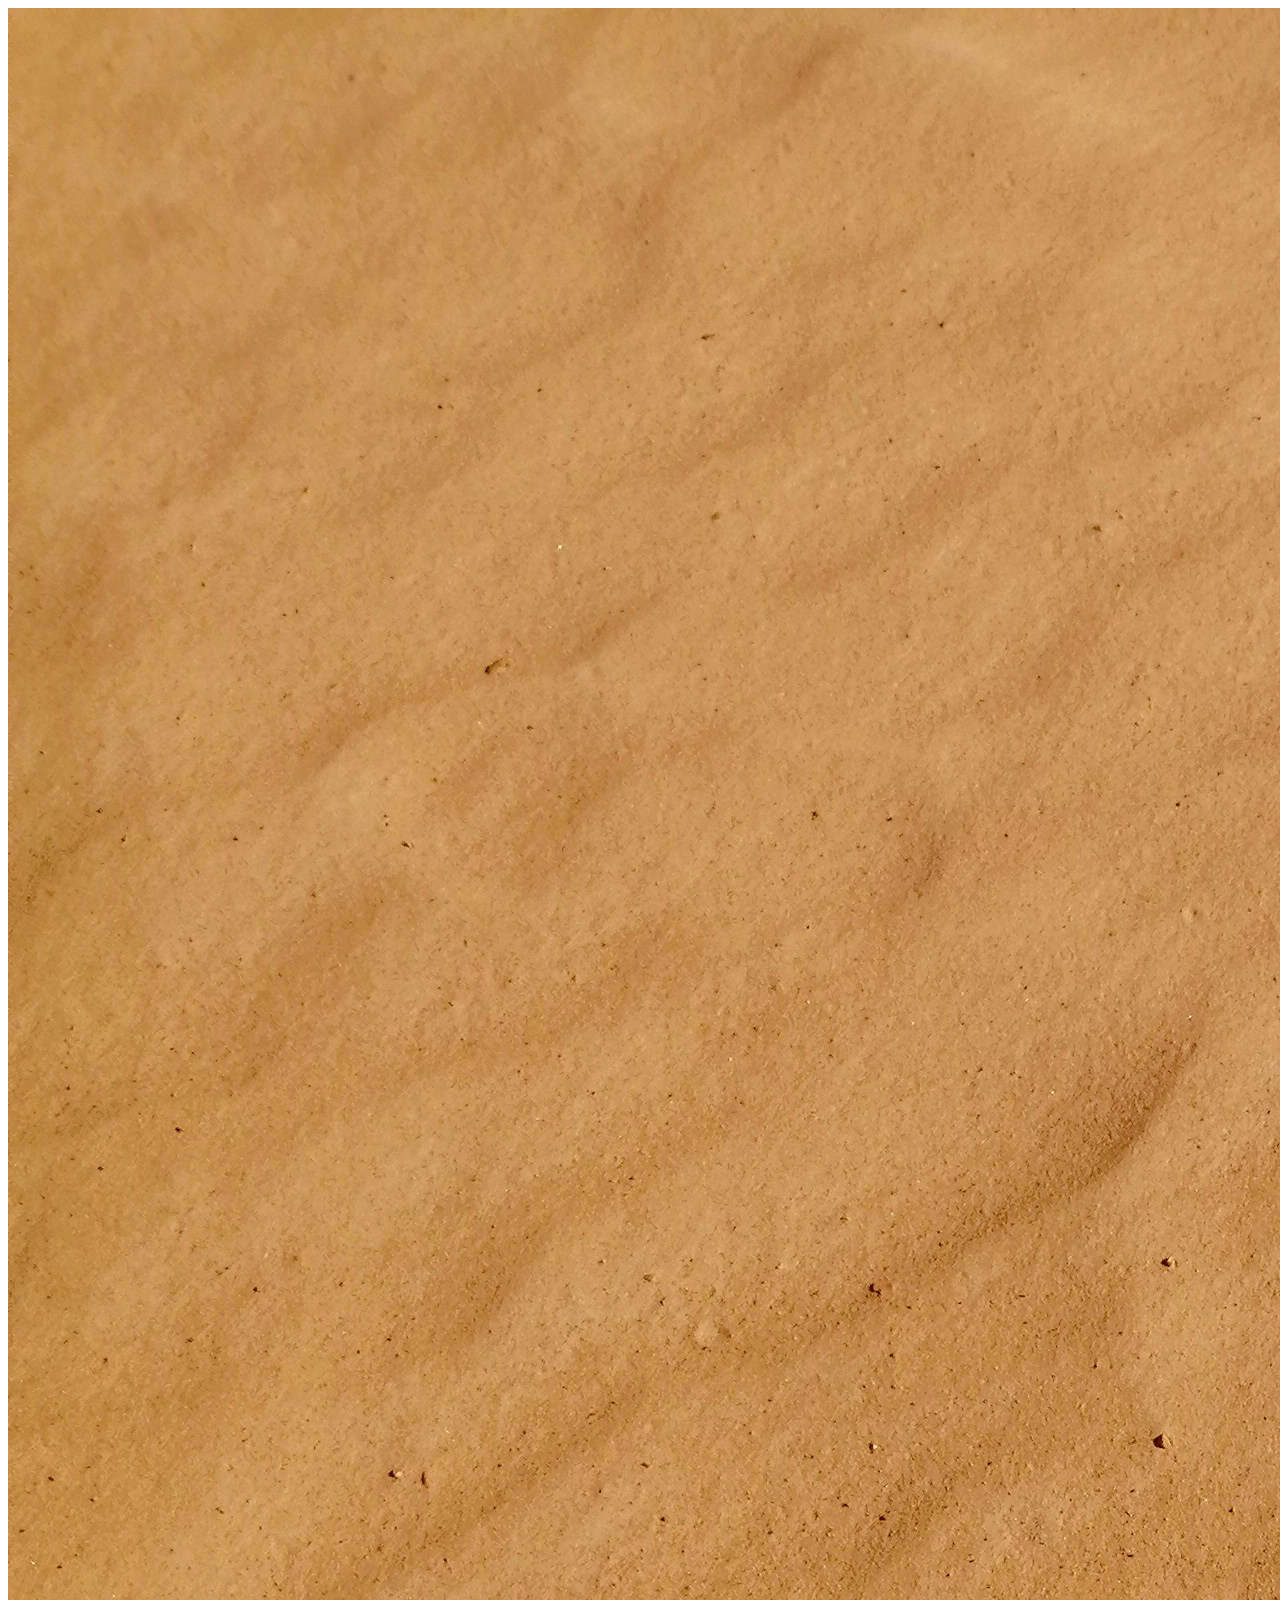
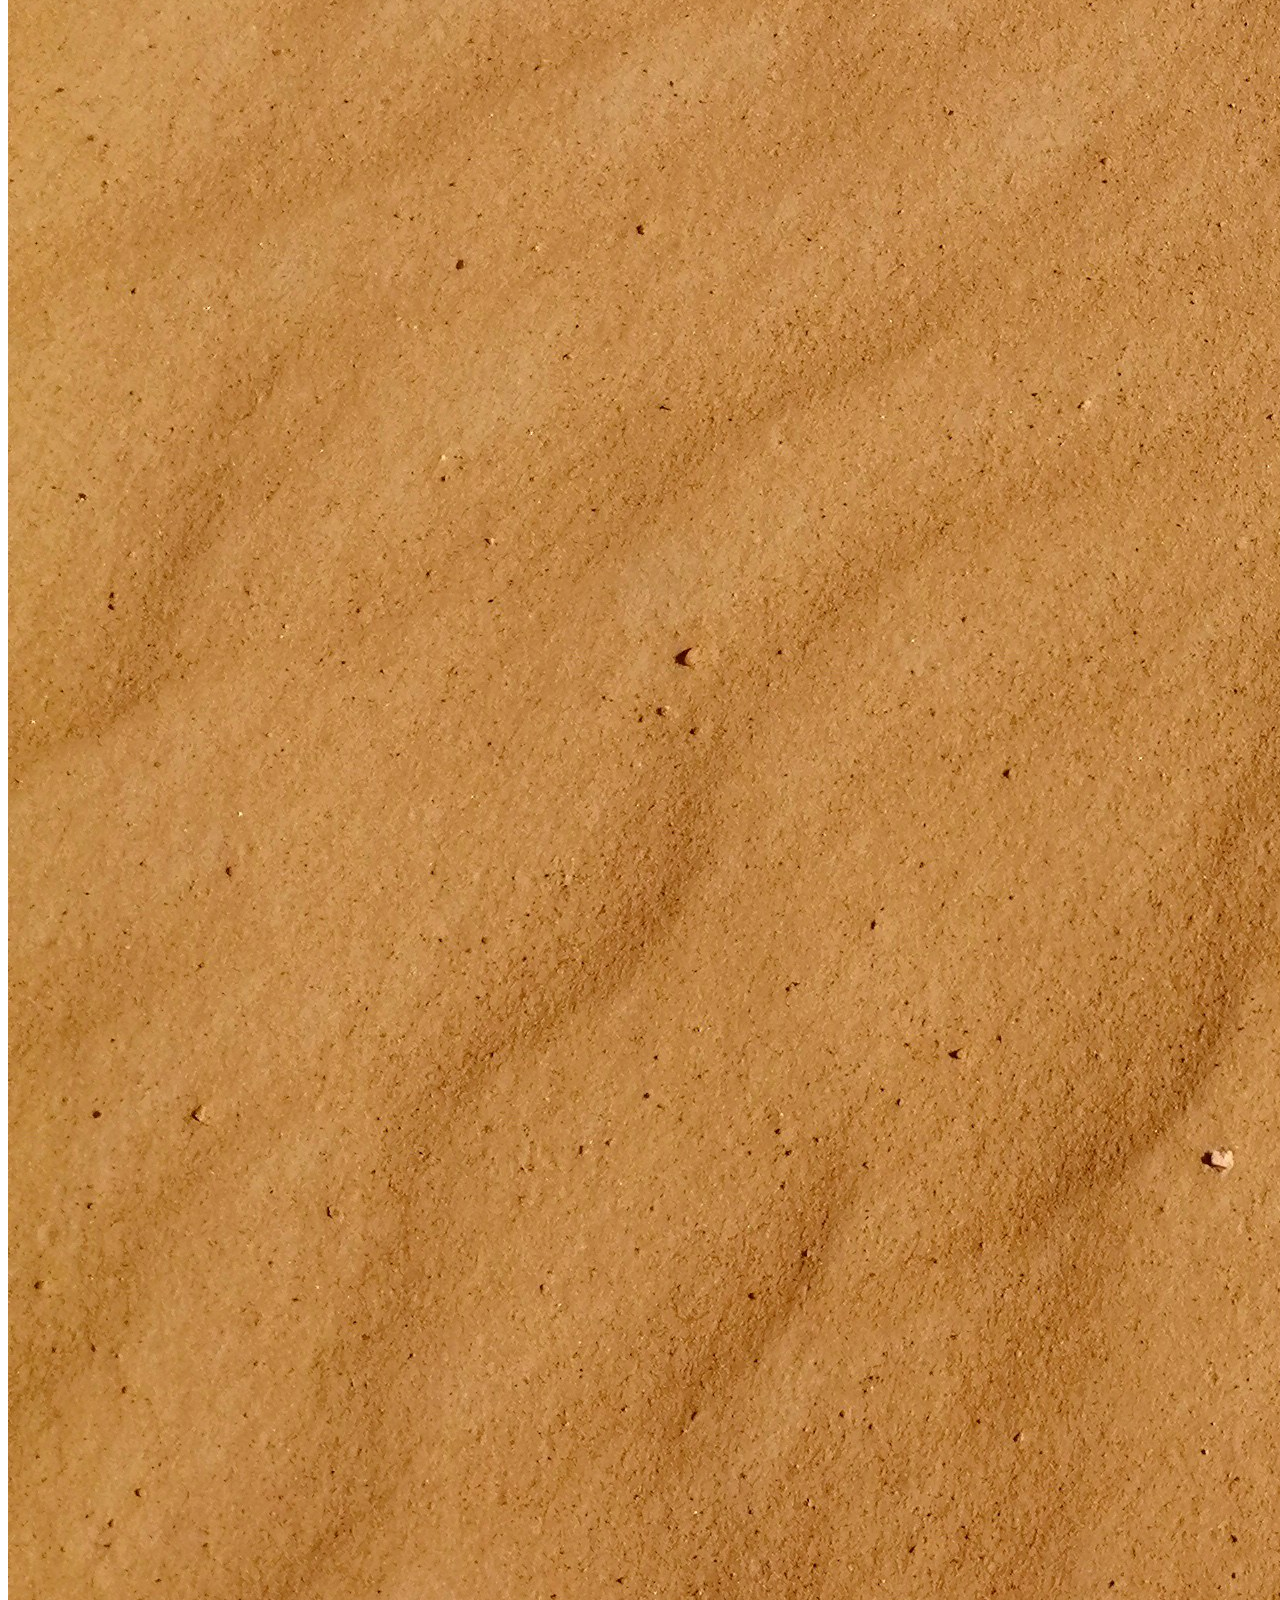
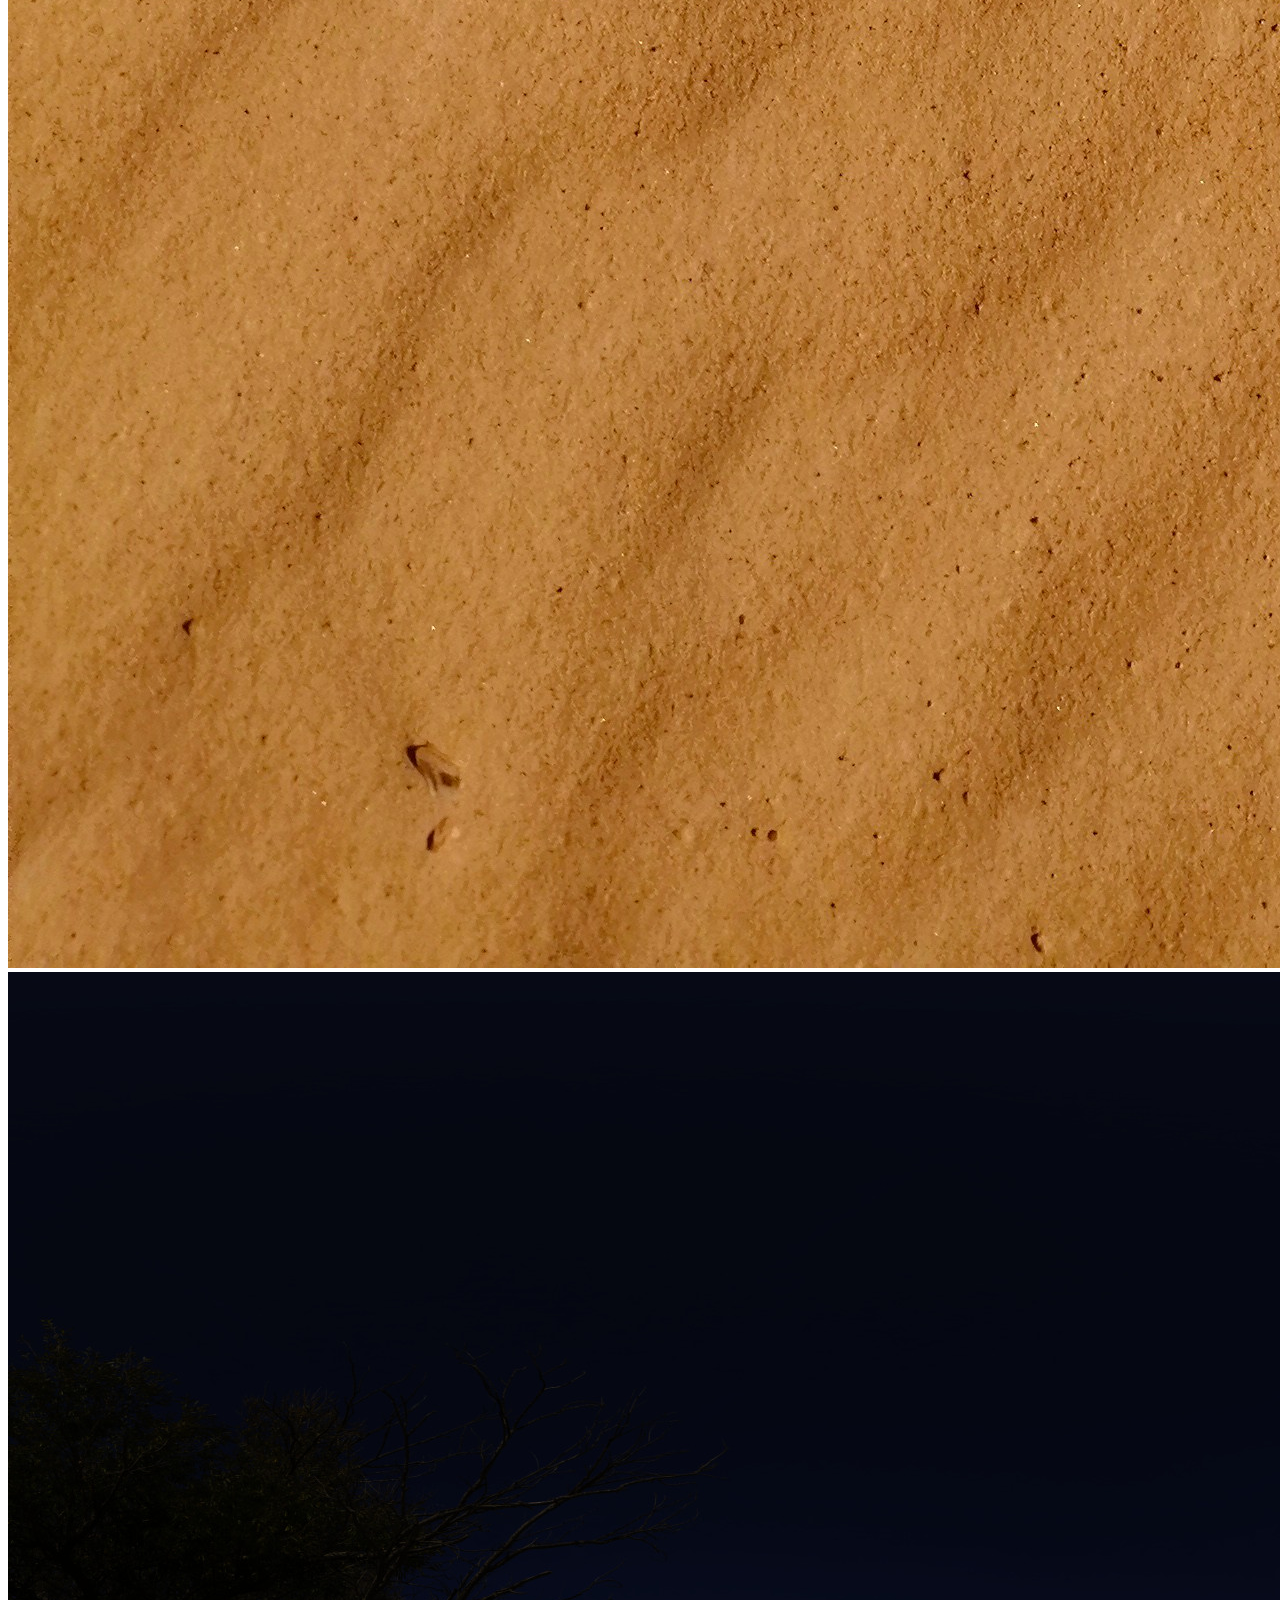
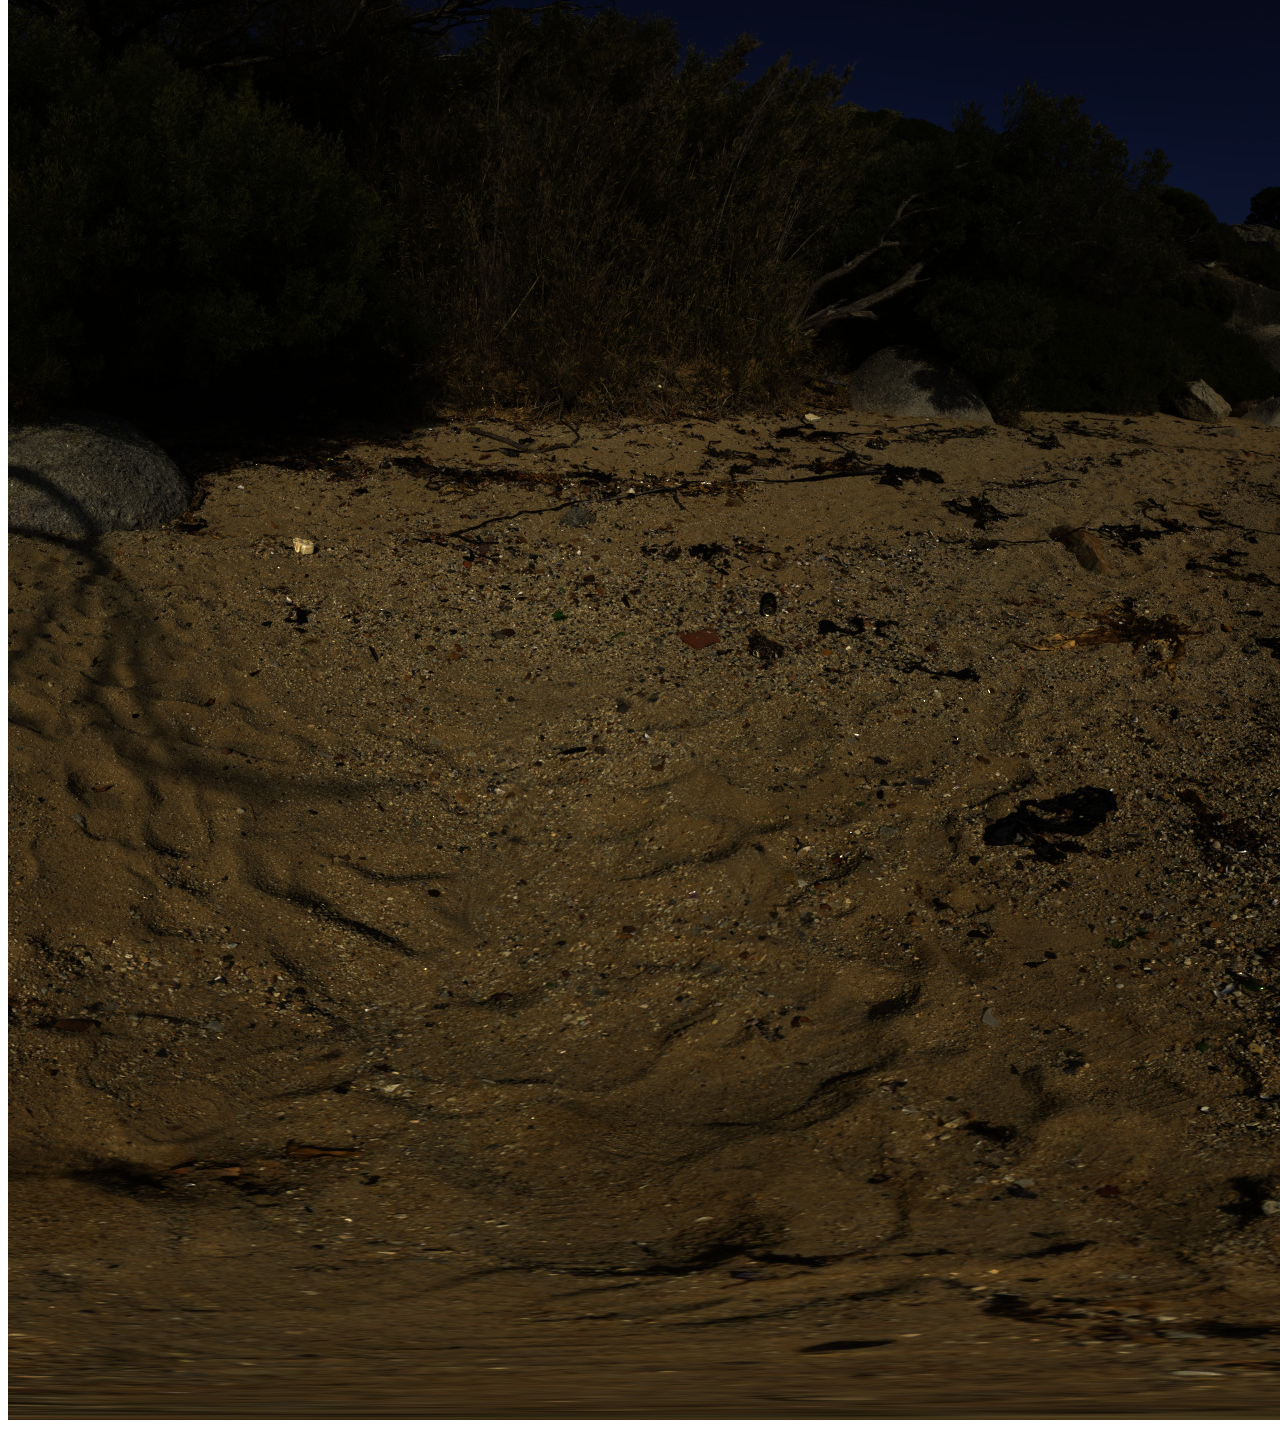
<file: ImageLab10/index.html>
<!DOCTYPE html>
<html>
  <head>
    <script src="https://aframe.io/releases/1.7.1/aframe.min.js"> </script>
  </head>
  <body>
    <a-scene>
      <a-assets>
<img id="sand" src="assets/sand.jpg">
<img id="sky360" src="assets/secluded_beach_4k.jpg">
      </a-assets>

      <a-sky src="#sky360"></a-sky>
      <a-plane src="#sand" position="0 0 0" rotation="-90 0 0" width="30" height="30" color="#f4d03f"></a-plane>

      <a-cylinder color="yellow" position="0 0.5 -2" radius="0.3" height="1"></a-cylinder>
      <a-cone color="#c2a05a" position="-1 0.4 -2" radius-bottom="0.4" radius-top="0" height="0.8"></a-cone>
      <a-sphere color="red" position="1 0.4 -2" radius="0.4"></a-sphere>

    </a-scene>
  </body>
</html>
<!-- For Project 3, I plan to make a dark evil world in VR about dark scary things -->
</file>
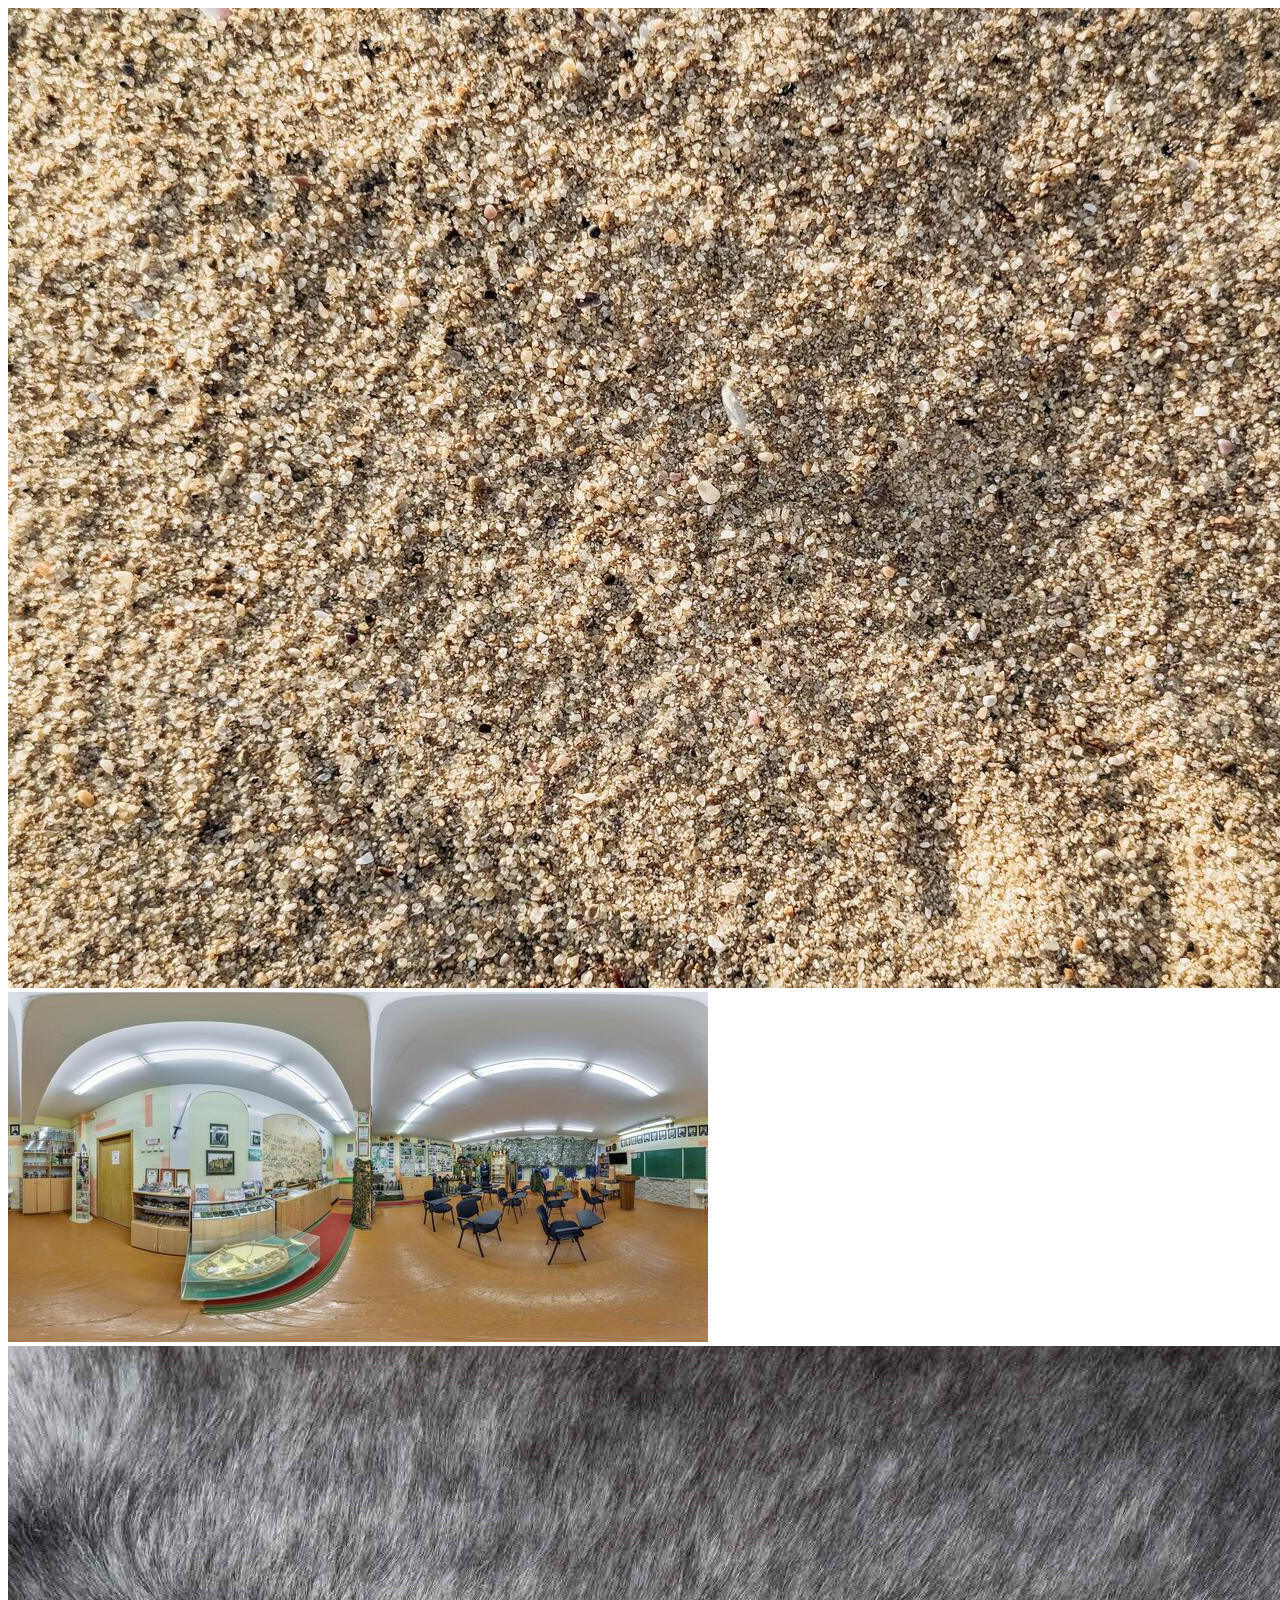
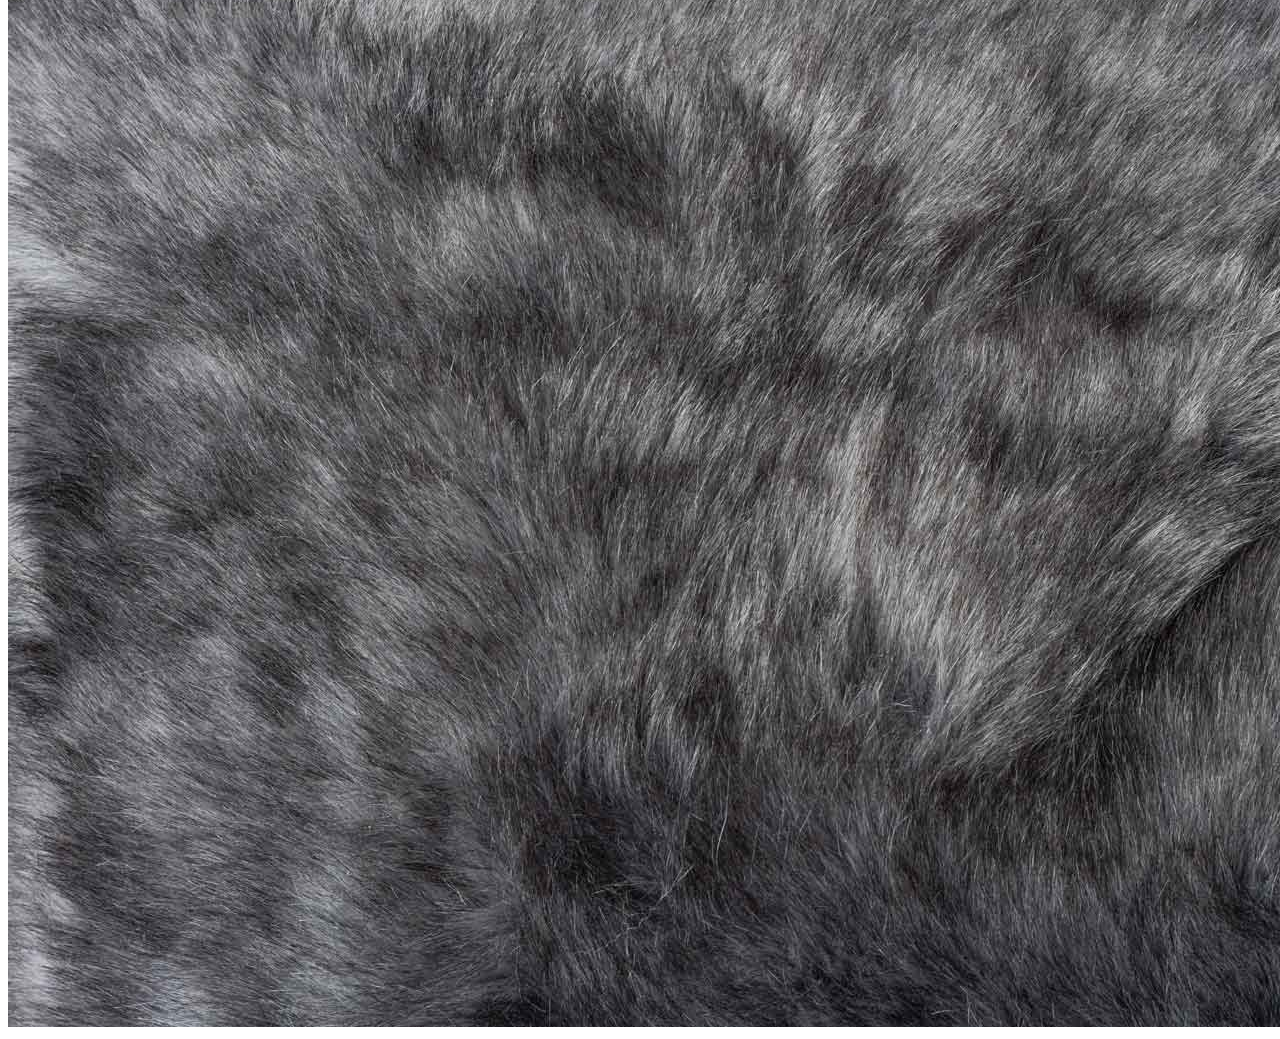
<file: ImageProject-03/index.html>
<!DOCTYPE html>
<html>
  <head>
    <script src="https://aframe.io/releases/1.7.1/aframe.min.js"></script>
  </head>
  <body>
    <a-scene>
      <a-assets>
        <img id="sand" src="assets/sand.jpg">
        <img id="sky360" src="assets/weirdclassroom.jpg">
        <img id="fur" src="assets/fur.jpg">
        <a-asset-item id="dragon1" src="assets/Dragon Rigged.glb"></a-asset-item>
        <a-asset-item id="dragon2" src="assets/Dragon.glb"></a-asset-item>
      </a-assets>

      <!-- Equirectangular sky -->
      <a-sky src="#sky360"></a-sky>

      <!-- Sand/Lava Ground -->
      <a-plane src="#sand" position="0 0 0" rotation="-90 0 0" width="30" height="30" color="#f4d03f"></a-plane>

      <!-- Fur cylinder -->
      <a-cylinder src="#fur" position="0 0.5 -2" radius="0.3" height="1"></a-cylinder>

      <!-- Fur cone -->
      <a-cone src="#fur" position="-1 0.4 -2" radius-bottom="0.4" radius-top="0" height="0.8"></a-cone>

      <!-- Fur ball -->
      <a-sphere src="#fur" position="1 0.4 -2" radius="0.4"></a-sphere>

      <!-- Fur textured box -->
      <a-box src="#fur" position="-2 0.5 -3" width="1" height="1" depth="1"></a-box>

      <!-- Fur textured sphere -->
      <a-sphere src="#fur" position="2 0.6 -3" radius="0.6"></a-sphere>

      <!-- Dragon 1 (Rigged) - left side -->
      <a-entity
        gltf-model="#dragon1"
        position="-3 0 -5"
        scale="0.5 0.5 0.5"
        rotation="0 45 0">
      </a-entity>

      <!-- Dragon 2 - right side -->
      <a-entity
        gltf-model="#dragon2"
        position="3 0 -5"
        scale="0.5 0.5 0.5"
        rotation="0 -45 0">
      </a-entity>

      <!-- Title: Weird Summer World | Description: A surreal beach scene with dragons, fur textures, and a strange classroom sky -->
      <!-- Assets: sand.jpg - google, weirdclassroom.jpg - google, fur.jpg - google, Dragon Rigged.glb - Poly Pizza, Dragon.glb - Poly Pizza -->

    </a-scene>
  </body>
</html>
</file>
